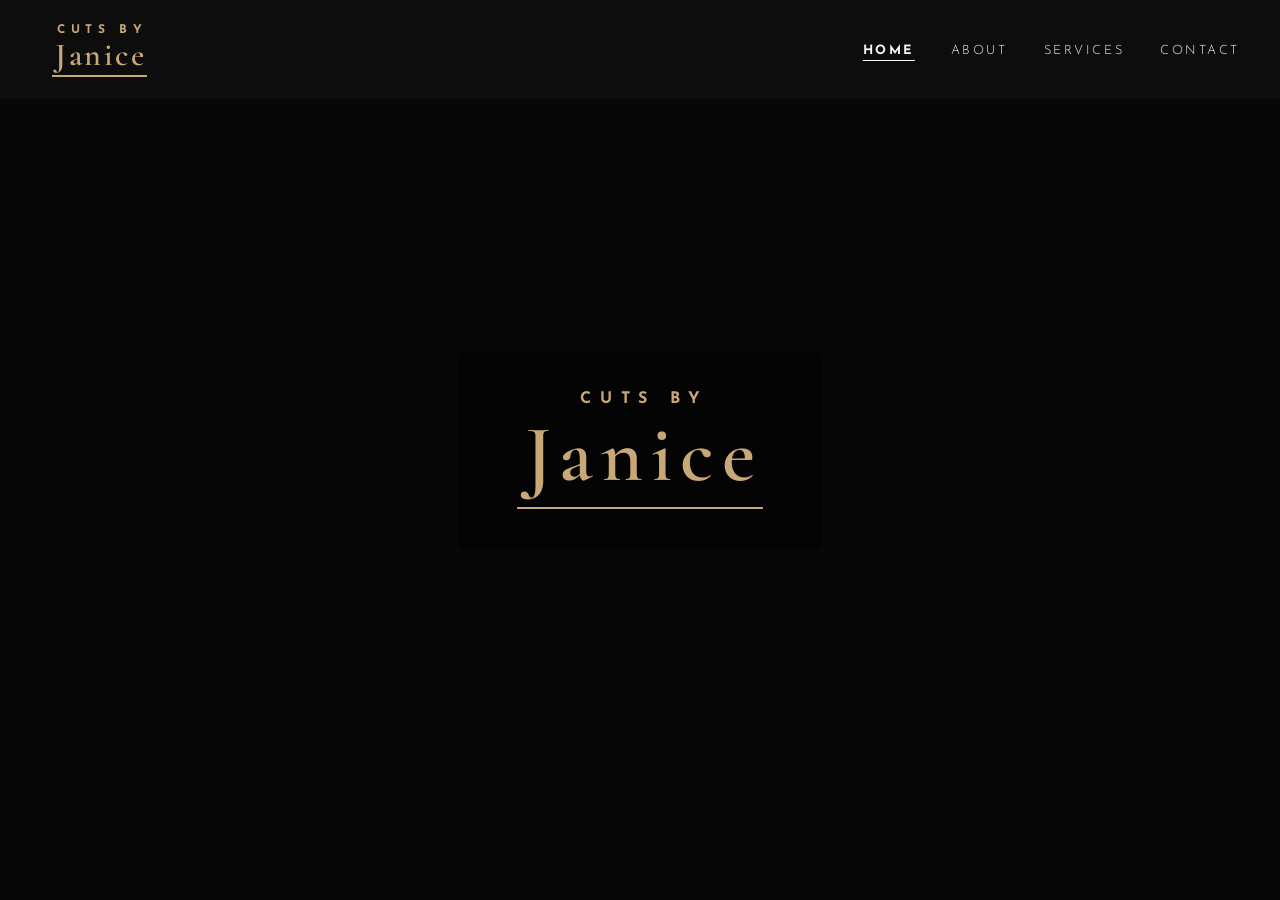
<file: index.html>
<!DOCTYPE html>
<html lang="en">
<head>
  <meta charset="UTF-8" />
  <meta name="viewport" content="width=device-width, initial-scale=1.0" />
  <title>Cuts by Janice</title>
  <link rel="preconnect" href="https://fonts.googleapis.com" />
  <link rel="preconnect" href="https://fonts.gstatic.com" crossorigin />
  <link href="https://fonts.googleapis.com/css2?family=Cormorant+Garamond:wght@300;400;600&family=Josefin+Sans:wght@300;700&display=swap" rel="stylesheet" />
  <link rel="stylesheet" href="css/styles.css" />
  <script src="js/main.js" defer></script>
</head>
<body>

  <nav class="navbar" id="navbar">
    <div class="navbar__container">

      <a href="index.html" class="navbar__logo">
        <span class="logo__by">cuts by</span>
        <span class="logo__name">Janice</span>
        <hr class="logo__rule" />
      </a>

      <ul class="navbar__links">
        <li><a href="index.html" class="active">Home</a></li>
        <li><a href="about.html">About</a></li>
        <li><a href="services.html">Services</a></li>
        <li><a href="contact.html">Contact</a></li>
      </ul>

      <button class="navbar__hamburger" id="hamburger" aria-label="Toggle menu">
        <img src="assets/icons/burger-menu.svg" alt="Menu" />
      </button>

    </div>

    <div class="navbar__mobile" id="mobileMenu">
      <a href="index.html">Home</a>
      <a href="about.html">About</a>
      <a href="services.html">Services</a>
      <a href="contact.html">Contact</a>
    </div>
  </nav>

  <main>

    <section class="hero">
      <video class="hero__video" id="heroVideo" autoplay muted playsinline>
        <source src="https://res.cloudinary.com/dfsb64te4/video/upload/v1778333594/hairdresser2_i39lur.mp4" type="video/mp4" />
      </video>
      <div class="hero__overlay"></div>
      <div class="hero__fade" id="heroFade"></div>
      <div class="hero__content">
        <div class="hero__logo">
          <span class="logo__by">cuts by</span>
          <span class="logo__name">Janice</span>
          <hr class="logo__rule" />
        </div>
      </div>
    </section>

  </main>
</body>
</html>
</file>
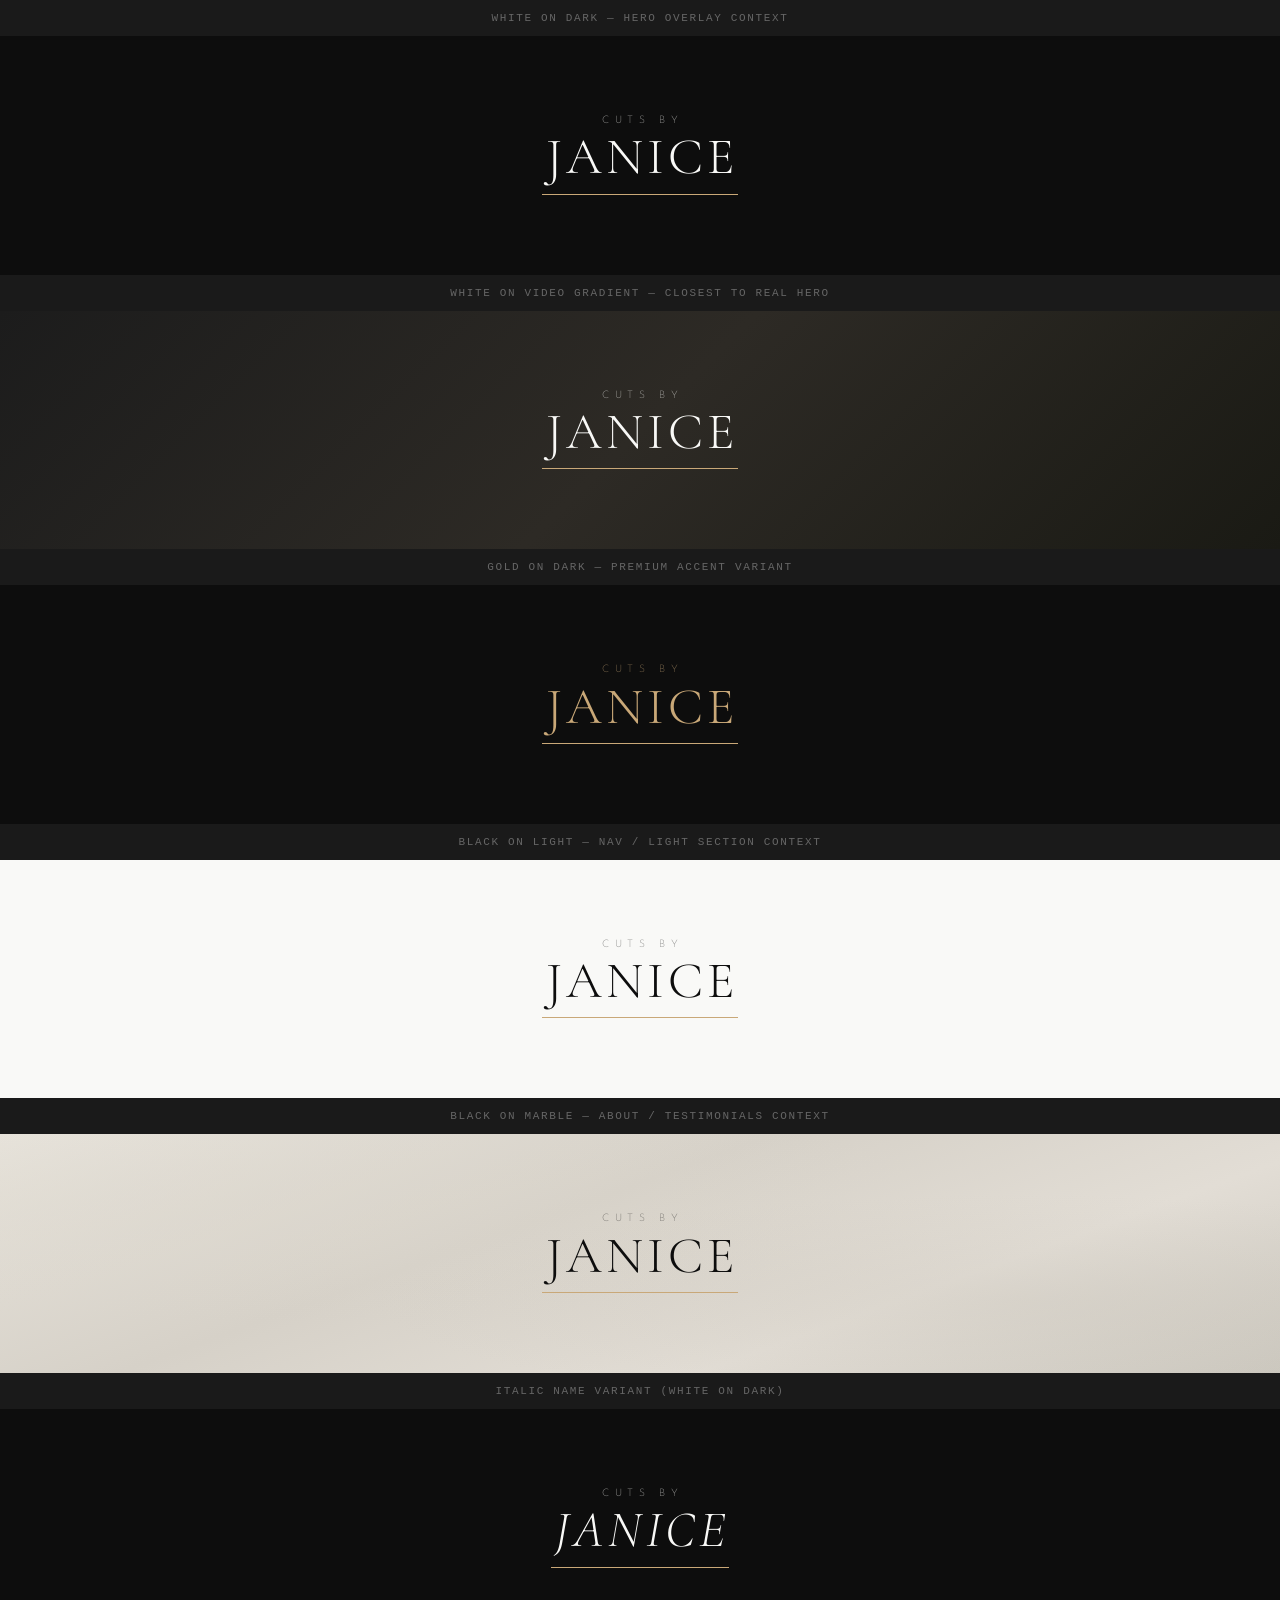
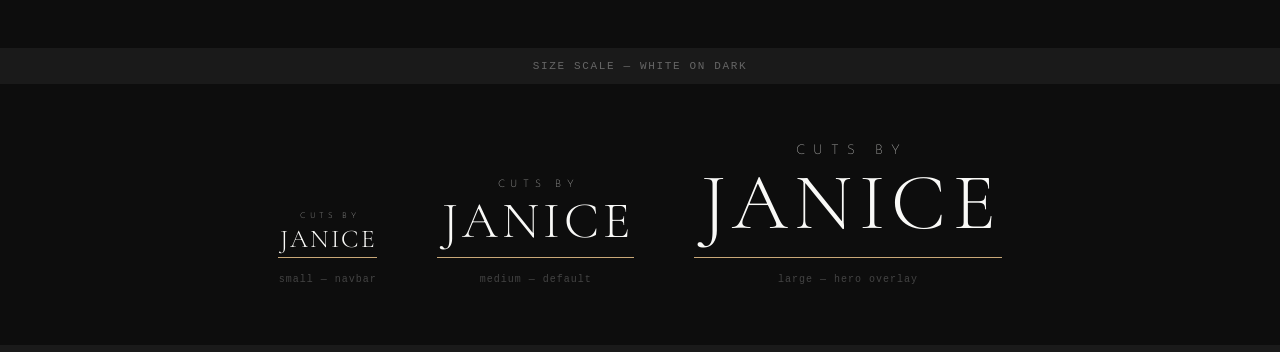
<file: logo-preview.html>
<!DOCTYPE html>
<html lang="en">
<head>
  <meta charset="UTF-8" />
  <meta name="viewport" content="width=device-width, initial-scale=1.0" />
  <title>Logo Preview — Cuts by Janice</title>
  <link rel="preconnect" href="https://fonts.googleapis.com" />
  <link rel="preconnect" href="https://fonts.gstatic.com" crossorigin />
  <link href="https://fonts.googleapis.com/css2?family=Cormorant+Garamond:ital,wght@0,300;0,400;1,300;1,400&family=Josefin+Sans:wght@200;300&display=swap" rel="stylesheet" />
  <style>
    *, *::before, *::after {
      box-sizing: border-box;
      margin: 0;
      padding: 0;
    }

    :root {
      --black: #0d0d0d;
      --white: #f9f9f7;
      --gold: #c9a878;
    }

    body {
      font-family: sans-serif;
      background: #1a1a1a;
      display: flex;
      flex-direction: column;
      align-items: center;
      gap: 0;
    }

    .label {
      width: 100%;
      text-align: center;
      padding: 12px;
      font-size: 11px;
      letter-spacing: 0.15em;
      text-transform: uppercase;
      color: #666;
      font-family: monospace;
    }

    .panel {
      width: 100%;
      display: flex;
      align-items: center;
      justify-content: center;
      padding: 80px 40px;
    }

    .panel--dark  { background: #0d0d0d; }
    .panel--video { background: linear-gradient(135deg, #1c1c1c 0%, #2d2a25 50%, #1a1a14 100%); }
    .panel--light { background: #f9f9f7; }
    .panel--marble {
      background-image:
        radial-gradient(ellipse at 20% 30%, rgba(220,215,205,0.4) 0%, transparent 50%),
        radial-gradient(ellipse at 80% 70%, rgba(200,195,185,0.3) 0%, transparent 45%),
        linear-gradient(160deg, #e8e4dc 0%, #d6d1c8 40%, #e2ddd5 70%, #ccc8bf 100%);
    }

    .logo {
      display: flex;
      flex-direction: column;
      align-items: center;
      gap: 0;
      text-align: center;
      user-select: none;
    }

    .logo__by {
      font-family: 'Josefin Sans', sans-serif;
      font-weight: 200;
      font-size: 0.65rem;
      letter-spacing: 0.55em;
      text-transform: uppercase;
      padding-left: 0.55em;
      line-height: 1;
      margin-bottom: 6px;
    }

    .logo__name {
      font-family: 'Cormorant Garamond', serif;
      font-weight: 300;
      font-size: 3.2rem;
      letter-spacing: 0.08em;
      line-height: 1;
      text-transform: uppercase;
      padding-left: 0.08em;
    }

    .logo__rule {
      width: 100%;
      height: 1px;
      margin-top: 10px;
      border: none;
    }

    /* Colour variants */
    .logo--white .logo__by   { color: rgba(249,249,247,0.7); }
    .logo--white .logo__name { color: #f9f9f7; }
    .logo--white .logo__rule { background: var(--gold); }

    .logo--black .logo__by   { color: rgba(13,13,13,0.55); }
    .logo--black .logo__name { color: #0d0d0d; }
    .logo--black .logo__rule { background: var(--gold); }

    .logo--gold .logo__by   { color: rgba(201,168,120,0.75); }
    .logo--gold .logo__name { color: var(--gold); }
    .logo--gold .logo__rule { background: var(--gold); }

    /* ── Size variants row ── */
    .sizes-panel {
      width: 100%;
      background: #0d0d0d;
      display: flex;
      align-items: flex-end;
      justify-content: center;
      gap: 60px;
      padding: 60px 40px;
      flex-wrap: wrap;
    }

    .logo--sm .logo__by   { font-size: 0.5rem; letter-spacing: 0.45em; padding-left: 0.45em; }
    .logo--sm .logo__name { font-size: 1.6rem; }
    .logo--sm .logo__rule { margin-top: 6px; }

    .logo--md .logo__by   { font-size: 0.65rem; }
    .logo--md .logo__name { font-size: 3.2rem; }

    .logo--lg .logo__by   { font-size: 0.85rem; letter-spacing: 0.6em; padding-left: 0.6em; }
    .logo--lg .logo__name { font-size: 5rem; }
    .logo--lg .logo__rule { margin-top: 14px; }

    .size-label {
      font-family: monospace;
      font-size: 10px;
      color: #444;
      text-align: center;
      margin-top: 16px;
      letter-spacing: 0.1em;
    }

    .size-group {
      display: flex;
      flex-direction: column;
      align-items: center;
    }

    /* ── Italic variant ── */
    .logo--italic .logo__name {
      font-style: italic;
    }
  </style>
</head>
<body>

  <div class="label">white on dark — hero overlay context</div>
  <div class="panel panel--dark">
    <div class="logo logo--white logo--md">
      <span class="logo__by">cuts by</span>
      <span class="logo__name">Janice</span>
      <hr class="logo__rule" />
    </div>
  </div>

  <div class="label">white on video gradient — closest to real hero</div>
  <div class="panel panel--video">
    <div class="logo logo--white logo--md">
      <span class="logo__by">cuts by</span>
      <span class="logo__name">Janice</span>
      <hr class="logo__rule" />
    </div>
  </div>

  <div class="label">gold on dark — premium accent variant</div>
  <div class="panel panel--dark">
    <div class="logo logo--gold logo--md">
      <span class="logo__by">cuts by</span>
      <span class="logo__name">Janice</span>
      <hr class="logo__rule" />
    </div>
  </div>

  <div class="label">black on light — nav / light section context</div>
  <div class="panel panel--light">
    <div class="logo logo--black logo--md">
      <span class="logo__by">cuts by</span>
      <span class="logo__name">Janice</span>
      <hr class="logo__rule" />
    </div>
  </div>

  <div class="label">black on marble — about / testimonials context</div>
  <div class="panel panel--marble">
    <div class="logo logo--black logo--md">
      <span class="logo__by">cuts by</span>
      <span class="logo__name">Janice</span>
      <hr class="logo__rule" />
    </div>
  </div>

  <div class="label">italic name variant (white on dark)</div>
  <div class="panel panel--dark">
    <div class="logo logo--white logo--md logo--italic">
      <span class="logo__by">cuts by</span>
      <span class="logo__name">Janice</span>
      <hr class="logo__rule" />
    </div>
  </div>

  <div class="label">size scale — white on dark</div>
  <div class="sizes-panel">
    <div class="size-group">
      <div class="logo logo--white logo--sm">
        <span class="logo__by">cuts by</span>
        <span class="logo__name">Janice</span>
        <hr class="logo__rule" />
      </div>
      <div class="size-label">small — navbar</div>
    </div>
    <div class="size-group">
      <div class="logo logo--white logo--md">
        <span class="logo__by">cuts by</span>
        <span class="logo__name">Janice</span>
        <hr class="logo__rule" />
      </div>
      <div class="size-label">medium — default</div>
    </div>
    <div class="size-group">
      <div class="logo logo--white logo--lg">
        <span class="logo__by">cuts by</span>
        <span class="logo__name">Janice</span>
        <hr class="logo__rule" />
      </div>
      <div class="size-label">large — hero overlay</div>
    </div>
  </div>

</body>
</html>
</file>
<file: css/styles.css>
:root {
  --black: #0d0d0d;
  --white: #f9f9f7;
  --gold: #c9a878;
}

*,
*::before,
*::after {
  box-sizing: border-box;
  margin: 0;
  padding: 0;
}

body {
  font-family: "Josefin Sans", sans-serif;
  background: var(--black);
  color: var(--white);
}

/* Navbar */

.navbar {
  position: fixed;
  top: 0;
  left: 0;
  width: 100%;
  z-index: 1000;
  background: var(--black);
  transition:
    background 0.4s ease,
    backdrop-filter 0.4s ease;
}

.navbar--scrolled {
  background: rgba(13, 13, 13, 0.55);
  backdrop-filter: blur(14px);
  -webkit-backdrop-filter: blur(14px);
}

.navbar__container {
  max-width: 1300px;
  margin: 0 auto;
  padding: 16px 40px;
  display: flex;
  align-items: center;
  justify-content: space-between;
}

.navbar__logo {
  text-decoration: none;
  display: flex;
  flex-direction: column;
  align-items: center;
  text-align: center;
  user-select: none;
  padding: 8px 12px 6px;
}

.logo__by {
  font-family: "Josefin Sans", sans-serif;
  font-weight: 700;
  font-size: 0.75rem;
  letter-spacing: 0.45em;
  padding-left: 0.45em;
  text-transform: uppercase;
  color: var(--gold);
  line-height: 1;
  margin-bottom: 3px;
}

.logo__name {
  font-family: "Cormorant Garamond", serif;
  font-weight: 600;
  font-size: 2rem;
  letter-spacing: 0.08em;
  padding-left: 0.08em;
  line-height: 1;
  color: var(--gold);
}

.logo__rule {
  width: 100%;
  height: 2px;
  border: none;
  background: var(--gold);
  margin-top: 4px;
}

.navbar__links {
  list-style: none;
  display: flex;
  align-items: center;
  gap: 36px;
}

.navbar__links a {
  font-family: "Josefin Sans", sans-serif;
  font-weight: 300;
  font-size: 0.8rem;
  letter-spacing: 0.2em;
  text-transform: uppercase;
  color: var(--white);
  text-decoration: none;
  position: relative;
  transition: color 0.3s ease;
}

.navbar__links a::after {
  content: "";
  position: absolute;
  bottom: -4px;
  left: 50%;
  transform: translateX(-50%);
  width: 0;
  height: 1px;
  background: var(--white);
  transition:
    width 0.3s ease,
    background 0.3s ease;
}

.navbar__links a:hover::after {
  width: 100%;
  background: var(--gold);
}

.navbar__links a:hover {
  color: var(--gold);
}

.navbar__links a.active {
  font-weight: 700;
  cursor: pointer;
}

.navbar__links a.active::after {
  width: 100%;
  background: var(--white);
}

.navbar__links a.active:hover {
  color: var(--white);
}

.navbar__links a.active:hover::after {
  background: var(--white);
}

.navbar__hamburger {
  display: none;
  background: none;
  border: none;
  cursor: pointer;
  padding: 4px;
}

.navbar__hamburger img {
  width: 24px;
  height: 24px;
  display: block;
  filter: invert(1);
}

.navbar__mobile {
  display: flex;
  flex-direction: column;
  gap: 20px;
  background: var(--black);
  padding: 0 40px;
  max-height: 0;
  overflow: hidden;
  opacity: 0;
  transition:
    max-height 0.35s ease,
    opacity 0.3s ease,
    padding 0.3s ease;
}

.navbar__mobile a {
  font-family: "Josefin Sans", sans-serif;
  font-weight: 300;
  font-size: 0.75rem;
  letter-spacing: 0.2em;
  text-transform: uppercase;
  color: var(--white);
  text-decoration: none;
  transition: color 0.3s ease;
}

.navbar__mobile a:hover {
  color: var(--gold);
}

/* Hero */

.hero {
  position: relative;
  height: 100vh;
  overflow: hidden;
  display: flex;
  align-items: center;
  justify-content: center;
}

.hero__video {
  position: absolute;
  inset: 0;
  width: 100%;
  height: 100%;
  object-fit: cover;
}

.hero__overlay {
  position: absolute;
  inset: 0;
  background: rgba(0, 0, 0, 0.45);
}

.hero__fade {
  position: absolute;
  inset: 0;
  background: #000;
  opacity: 0;
  pointer-events: none;
  transition: opacity 1s ease;
  z-index: 1;
}

.hero__content {
  position: relative;
  z-index: 2;
  display: flex;
  align-items: center;
  justify-content: center;
}

.hero__logo {
  display: flex;
  flex-direction: column;
  align-items: center;
  text-align: center;
  user-select: none;
  background: rgba(0, 0, 0, 0.35);
  backdrop-filter: blur(6px);
  -webkit-backdrop-filter: blur(6px);
  padding: 40px 60px;
  border-radius: 8px;
}

.hero__logo .logo__by {
  font-size: 1rem;
  letter-spacing: 0.55em;
  padding-left: 0.55em;
  margin-bottom: 8px;
}

.hero__logo .logo__name {
  font-size: 5rem;
  letter-spacing: 0.1em;
  padding-left: 0.1em;
}

.hero__logo .logo__rule {
  height: 2px;
  margin-top: 12px;
}

@media (max-width: 768px) {
  .navbar__links {
    display: none;
  }

  .navbar__hamburger {
    display: flex;
  }

  .navbar__mobile.open {
    max-height: 300px;
    opacity: 1;
    padding: 24px 24px 32px;
  }

  .navbar__container {
    padding: 16px 24px;
  }

  .navbar__mobile {
    padding: 24px 24px 32px;
  }

  .hero__logo .logo__name {
    font-size: 3rem;
  }

  .hero__logo .logo__by {
    font-size: 0.75rem;
  }
}
</file>
